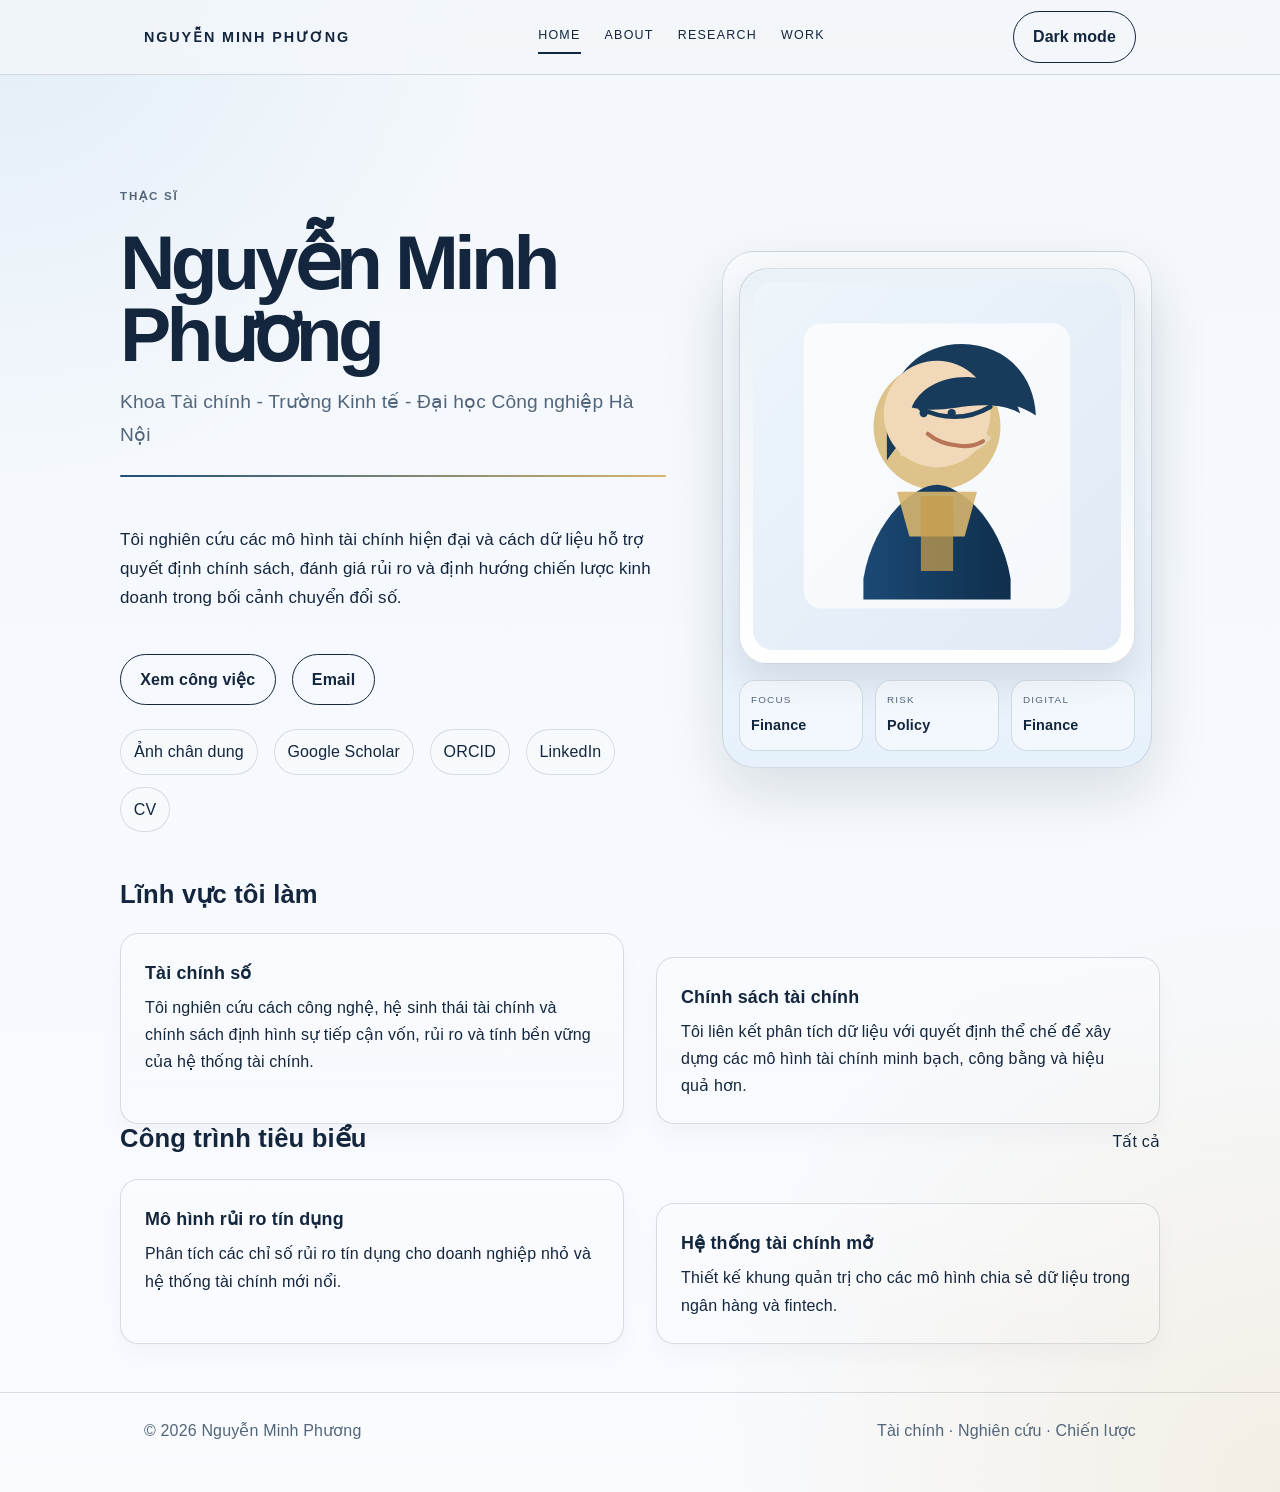
<file: index.html>
﻿<!doctype html>
<html lang="vi">
  <head>
    <meta charset="UTF-8" />
    <meta name="viewport" content="width=device-width, initial-scale=1.0" />
    <meta name="description" content="Nguyễn Minh Phương - nhà nghiên cứu tài chính và giảng viên chuyên sâu về tài chính số, rủi ro và chính sách tài chính." />
    <title>Nguyễn Minh Phương | Tài chính</title>
    <link rel="stylesheet" href="css/tokens.css" />
    <link rel="stylesheet" href="css/site.css" />
    <script src="js/theme.js" defer></script>
  </head>
  <body data-page="home">
    <header class="site-header">
      <div class="site-shell">
        <a href="index.html" class="brand">Nguyễn Minh Phương</a>
        <nav class="nav" aria-label="Main navigation">
          <a href="index.html" data-nav="home">Home</a>
          <a href="about.html" data-nav="about">About</a>
          <a href="research.html" data-nav="research">Research</a>
          <a href="work.html" data-nav="work">Work</a>
        </nav>
        <div class="site-actions">
          <button class="pill" type="button" data-theme-toggle aria-label="Toggle light and dark mode">Dark mode</button>
        </div>
      </div>
    </header>

    <main class="page site-shell">
      <section class="hero hero-modern">
        <div class="hero-copy">
          <p class="eyebrow">Thạc sĩ</p>
          <h1>Nguyễn Minh Phương</h1>
          <p class="subtitle">Khoa Tài chính - Trường Kinh tế - Đại học Công nghiệp Hà Nội</p>
          <div class="rule"></div>
          <p class="page-body">Tôi nghiên cứu các mô hình tài chính hiện đại và cách dữ liệu hỗ trợ quyết định chính sách, đánh giá rủi ro và định hướng chiến lược kinh doanh trong bối cảnh chuyển đổi số.</p>
          <div class="hero-actions">
            <a class="button" href="work.html">Xem công việc</a>
            <a class="button" href="mailto:phuongnm@haui.edu.vn">Email</a>
          </div>
          <div class="profile-links" aria-label="Profile links">
            <a href="https://photos.google.com/u/1/album/AF1QipN_4eotmhRJvUhZUYZOcglZc58E8mP1QZpQZBZW/photo/AF1QipNMbNra_SyS-Askkkm2E6qhi29CQE2igOrgJlQv" target="_blank" rel="noreferrer">Ảnh chân dung</a>
            <a href="https://scholar.google.com/?authuser=1" target="_blank" rel="noreferrer">Google Scholar</a>
            <a href="https://orcid.org/0000-0001-8721-6952" target="_blank" rel="noreferrer">ORCID</a>
            <a href="https://www.linkedin.com/in/phuong-nguyen-minh-88bb56b/" target="_blank" rel="noreferrer">LinkedIn</a>
            <a href="https://docs.google.com/document/d/1LMA-BpGxtZMdKSHTb_5QtYJPGdLtcJI6/edit" target="_blank" rel="noreferrer">CV</a>
          </div>
        </div>

        <div class="hero-visual">
          <div class="visual-card">
            <figure class="portrait-frame">
              <img src="images/portrait.svg" alt="Portrait of Nguyễn Minh Phương" />
            </figure>
            <div class="mini-panel">
              <div>
                <span class="mini-label">Focus</span>
                <strong>Finance</strong>
              </div>
              <div>
                <span class="mini-label">Risk</span>
                <strong>Policy</strong>
              </div>
              <div>
                <span class="mini-label">Digital</span>
                <strong>Finance</strong>
              </div>
            </div>
          </div>
        </div>
      </section>

      <section aria-labelledby="what-i-work-on">
        <div class="section-header">
          <h2 id="what-i-work-on">Lĩnh vực tôi làm</h2>
        </div>
        <div class="content-grid">
          <article class="card">
            <h3>Tài chính số</h3>
            <p>Tôi nghiên cứu cách công nghệ, hệ sinh thái tài chính và chính sách định hình sự tiếp cận vốn, rủi ro và tính bền vững của hệ thống tài chính.</p>
          </article>
          <article class="card">
            <h3>Chính sách tài chính</h3>
            <p>Tôi liên kết phân tích dữ liệu với quyết định thể chế để xây dựng các mô hình tài chính minh bạch, công bằng và hiệu quả hơn.</p>
          </article>
        </div>
      </section>

      <section aria-labelledby="selected-work">
        <div class="section-header">
          <h2 id="selected-work">Công trình tiêu biểu</h2>
          <a href="work.html">Tất cả</a>
        </div>
        <div class="content-grid">
          <article class="card">
            <h3>Mô hình rủi ro tín dụng</h3>
            <p>Phân tích các chỉ số rủi ro tín dụng cho doanh nghiệp nhỏ và hệ thống tài chính mới nổi.</p>
          </article>
          <article class="card">
            <h3>Hệ thống tài chính mở</h3>
            <p>Thiết kế khung quản trị cho các mô hình chia sẻ dữ liệu trong ngân hàng và fintech.</p>
          </article>
        </div>
      </section>
    </main>

    <footer class="site-footer">
      <div class="site-shell">
        <p>© 2026 Nguyễn Minh Phương</p>
        <p>Tài chính · Nghiên cứu · Chiến lược</p>
      </div>
    </footer>
  </body>
</html>
</file>
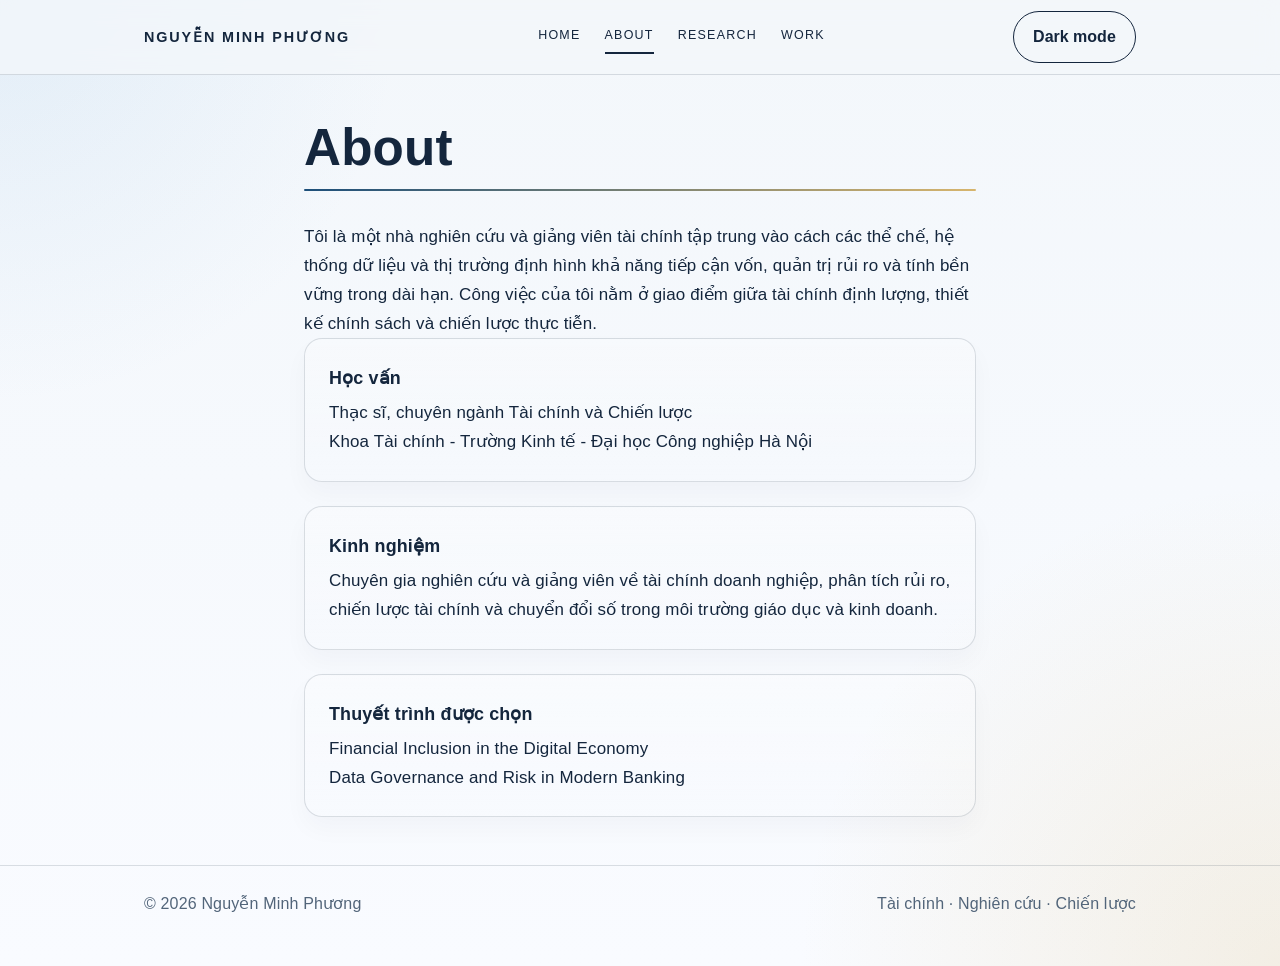
<file: about.html>
﻿<!doctype html>
<html lang="vi">
  <head>
    <meta charset="UTF-8" />
    <meta name="viewport" content="width=device-width, initial-scale=1.0" />
    <meta name="description" content="Giới thiệu về Nguyễn Minh Phương, nhà nghiên cứu tài chính và giảng viên chuyên về tài chính số, chính sách tài chính và phân tích rủi ro." />
    <title>About | Nguyễn Minh Phương</title>
    <link rel="stylesheet" href="css/tokens.css" />
    <link rel="stylesheet" href="css/site.css" />
    <script src="js/theme.js" defer></script>
  </head>
  <body data-page="about">
    <header class="site-header">
      <div class="site-shell">
        <a href="index.html" class="brand">Nguyễn Minh Phương</a>
        <nav class="nav" aria-label="Main navigation">
          <a href="index.html" data-nav="home">Home</a>
          <a href="about.html" data-nav="about">About</a>
          <a href="research.html" data-nav="research">Research</a>
          <a href="work.html" data-nav="work">Work</a>
        </nav>
        <div class="site-actions">
          <button class="pill" type="button" data-theme-toggle aria-label="Toggle light and dark mode">Dark mode</button>
        </div>
      </div>
    </header>

    <main class="page site-shell page-body">
      <h1>About</h1>
      <div class="rule"></div>
      <div class="bio">
        <p>Tôi là một nhà nghiên cứu và giảng viên tài chính tập trung vào cách các thể chế, hệ thống dữ liệu và thị trường định hình khả năng tiếp cận vốn, quản trị rủi ro và tính bền vững trong dài hạn. Công việc của tôi nằm ở giao điểm giữa tài chính định lượng, thiết kế chính sách và chiến lược thực tiễn.</p>
      </div>

      <section class="chapter">
        <h3>Học vấn</h3>
        <p>Thạc sĩ, chuyên ngành Tài chính và Chiến lược</p>
        <p>Khoa Tài chính - Trường Kinh tế - Đại học Công nghiệp Hà Nội</p>
      </section>

      <section class="chapter">
        <h3>Kinh nghiệm</h3>
        <p>Chuyên gia nghiên cứu và giảng viên về tài chính doanh nghiệp, phân tích rủi ro, chiến lược tài chính và chuyển đổi số trong môi trường giáo dục và kinh doanh.</p>
      </section>

      <section class="chapter">
        <h3>Thuyết trình được chọn</h3>
        <p>Financial Inclusion in the Digital Economy</p>
        <p>Data Governance and Risk in Modern Banking</p>
      </section>
    </main>

    <footer class="site-footer">
      <div class="site-shell">
        <p>© 2026 Nguyễn Minh Phương</p>
        <p>Tài chính · Nghiên cứu · Chiến lược</p>
      </div>
    </footer>
  </body>
</html>
</file>
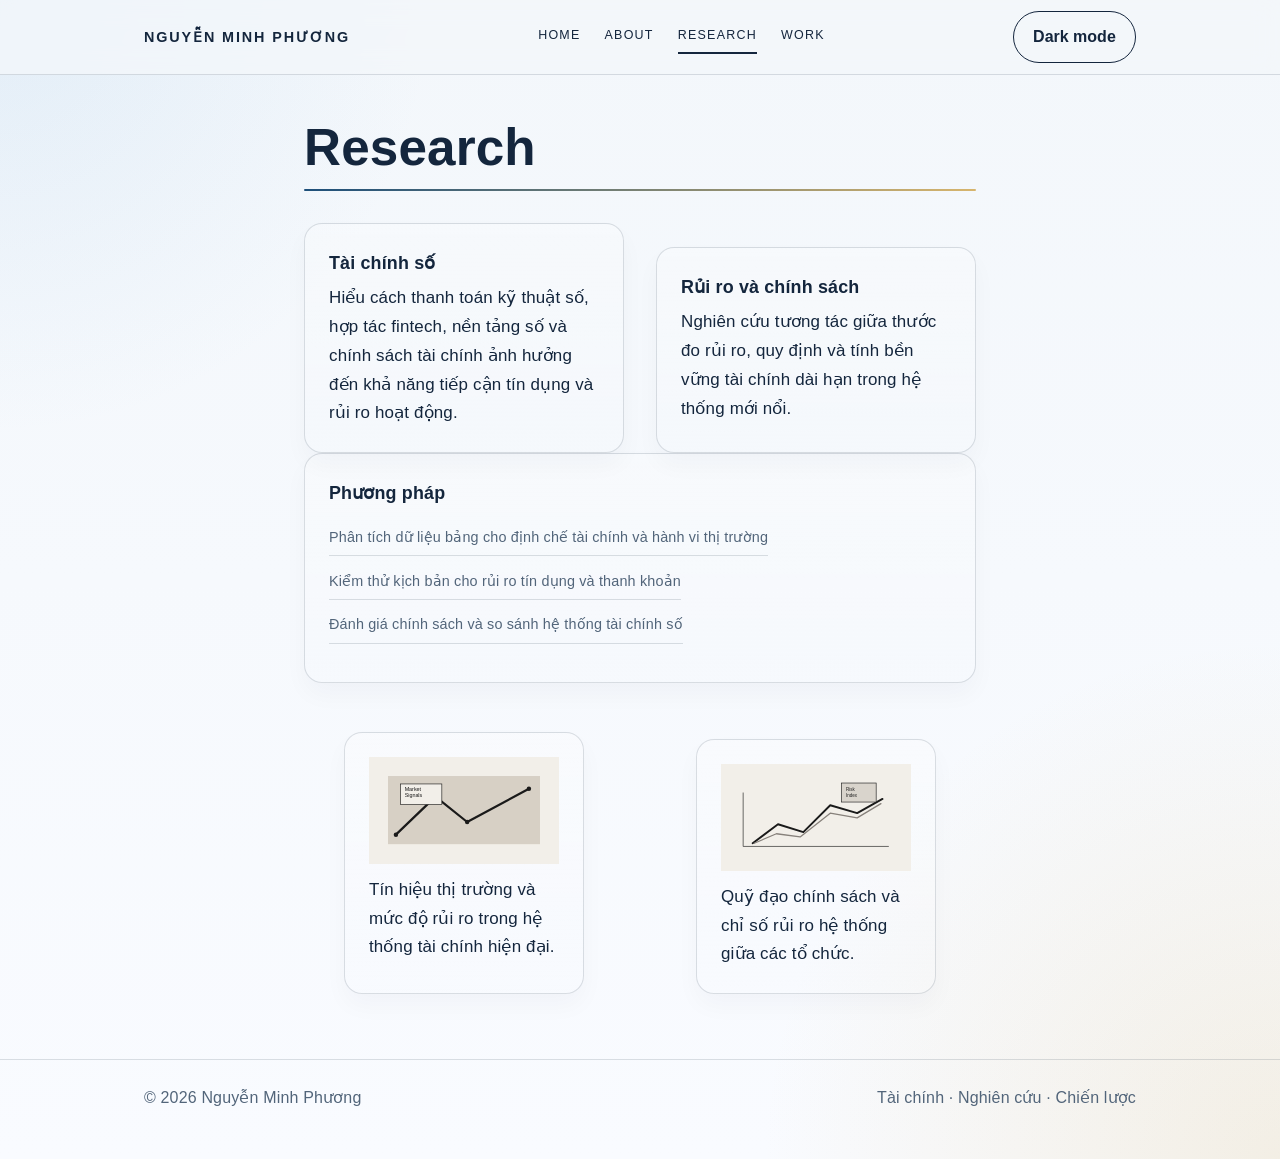
<file: research.html>
﻿<!doctype html>
<html lang="vi">
  <head>
    <meta charset="UTF-8" />
    <meta name="viewport" content="width=device-width, initial-scale=1.0" />
    <meta name="description" content="Nghiên cứu của Nguyễn Minh Phương về tài chính số, phân tích rủi ro, chính sách tài chính và đổi mới trong hệ thống tài chính hiện đại." />
    <title>Research | Nguyễn Minh Phương</title>
    <link rel="stylesheet" href="css/tokens.css" />
    <link rel="stylesheet" href="css/site.css" />
    <script src="js/theme.js" defer></script>
  </head>
  <body data-page="research">
    <header class="site-header">
      <div class="site-shell">
        <a href="index.html" class="brand">Nguyễn Minh Phương</a>
        <nav class="nav" aria-label="Main navigation">
          <a href="index.html" data-nav="home">Home</a>
          <a href="about.html" data-nav="about">About</a>
          <a href="research.html" data-nav="research">Research</a>
          <a href="work.html" data-nav="work">Work</a>
        </nav>
        <div class="site-actions">
          <button class="pill" type="button" data-theme-toggle aria-label="Toggle light and dark mode">Dark mode</button>
        </div>
      </div>
    </header>

    <main class="page site-shell page-body">
      <h1>Research</h1>
      <div class="rule"></div>
      <div class="content-grid">
        <article class="card">
          <h3>Tài chính số</h3>
          <p>Hiểu cách thanh toán kỹ thuật số, hợp tác fintech, nền tảng số và chính sách tài chính ảnh hưởng đến khả năng tiếp cận tín dụng và rủi ro hoạt động.</p>
        </article>
        <article class="card">
          <h3>Rủi ro và chính sách</h3>
          <p>Nghiên cứu tương tác giữa thước đo rủi ro, quy định và tính bền vững tài chính dài hạn trong hệ thống mới nổi.</p>
        </article>
      </div>

      <section class="chapter">
        <h3>Phương pháp</h3>
        <ul class="meta-list">
          <li>Phân tích dữ liệu bảng cho định chế tài chính và hành vi thị trường</li>
          <li>Kiểm thử kịch bản cho rủi ro tín dụng và thanh khoản</li>
          <li>Đánh giá chính sách và so sánh hệ thống tài chính số</li>
        </ul>
      </section>

      <div class="content-grid" style="margin-top: 2rem;">
        <figure class="card">
          <img src="images/figure-finance.svg" alt="Financial innovation research figure" />
          <p style="margin-top: 0.75rem;">Tín hiệu thị trường và mức độ rủi ro trong hệ thống tài chính hiện đại.</p>
        </figure>
        <figure class="card">
          <img src="images/figure-policy.svg" alt="Policy and risk analysis figure" />
          <p style="margin-top: 0.75rem;">Quỹ đạo chính sách và chỉ số rủi ro hệ thống giữa các tổ chức.</p>
        </figure>
      </div>
    </main>

    <footer class="site-footer">
      <div class="site-shell">
        <p>© 2026 Nguyễn Minh Phương</p>
        <p>Tài chính · Nghiên cứu · Chiến lược</p>
      </div>
    </footer>
  </body>
</html>
</file>
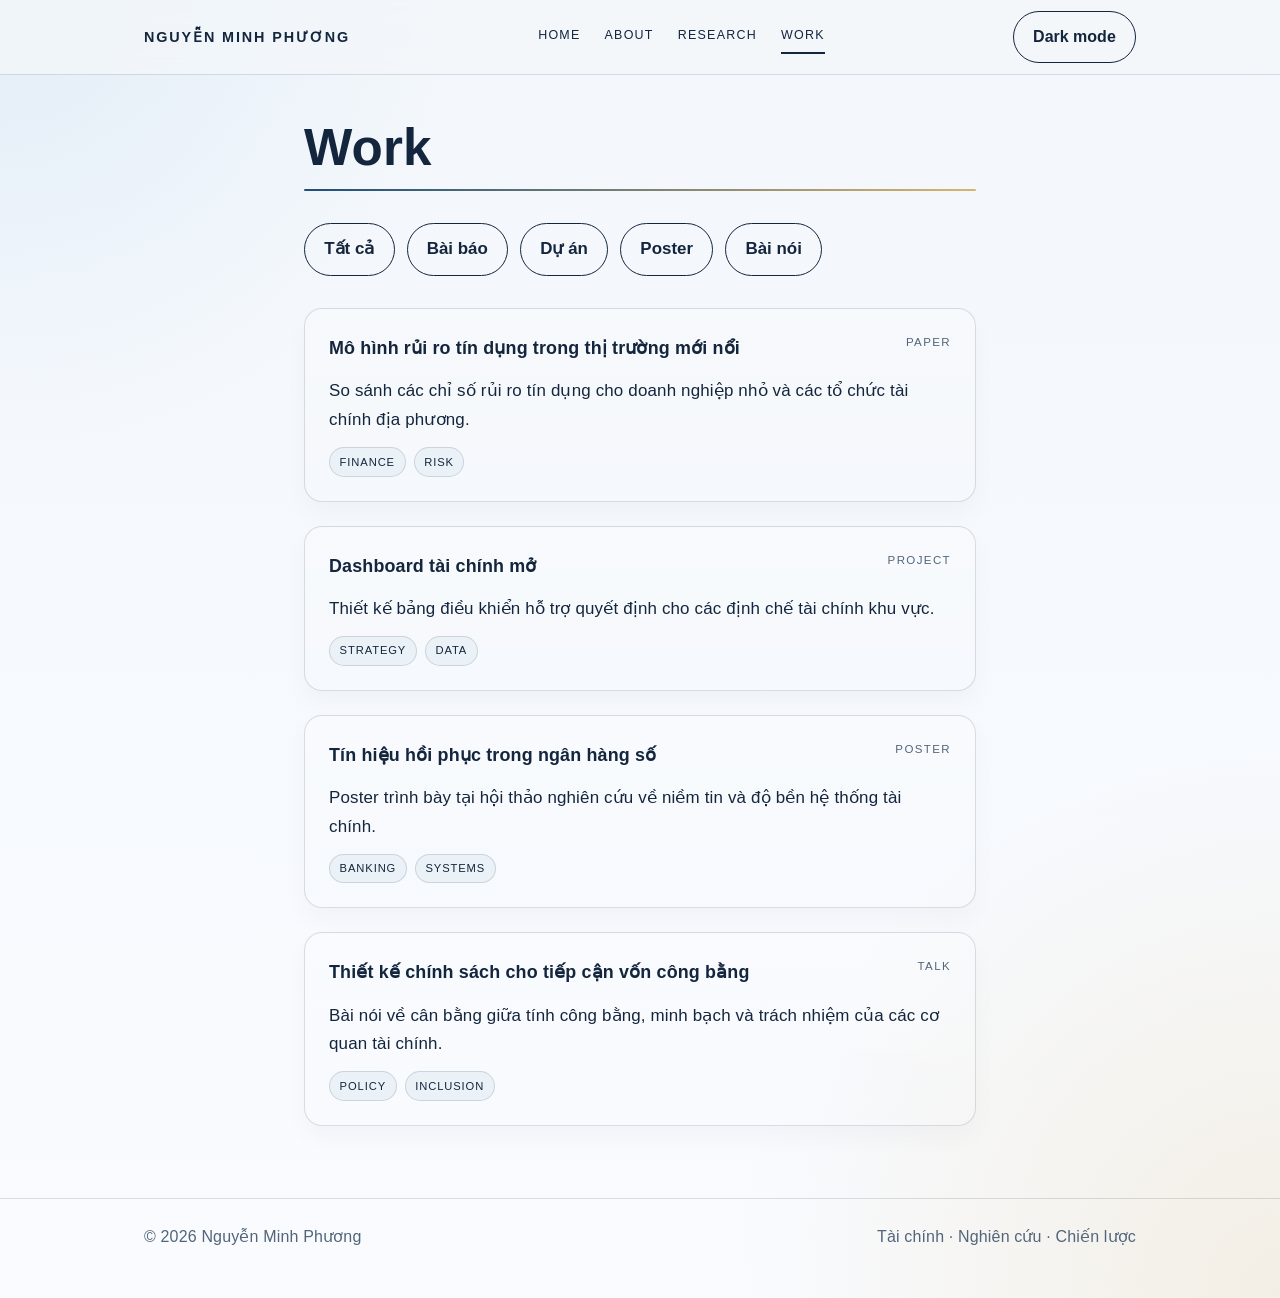
<file: work.html>
﻿<!doctype html>
<html lang="vi">
  <head>
    <meta charset="UTF-8" />
    <meta name="viewport" content="width=device-width, initial-scale=1.0" />
    <meta name="description" content="Các công trình của Nguyễn Minh Phương trong lĩnh vực tài chính, dự án, poster và bài giảng." />
    <title>Work | Nguyễn Minh Phương</title>
    <link rel="stylesheet" href="css/tokens.css" />
    <link rel="stylesheet" href="css/site.css" />
    <script src="js/theme.js" defer></script>
  </head>
  <body data-page="work">
    <header class="site-header">
      <div class="site-shell">
        <a href="index.html" class="brand">Nguyễn Minh Phương</a>
        <nav class="nav" aria-label="Main navigation">
          <a href="index.html" data-nav="home">Home</a>
          <a href="about.html" data-nav="about">About</a>
          <a href="research.html" data-nav="research">Research</a>
          <a href="work.html" data-nav="work">Work</a>
        </nav>
        <div class="site-actions">
          <button class="pill" type="button" data-theme-toggle aria-label="Toggle light and dark mode">Dark mode</button>
        </div>
      </div>
    </header>

    <main class="page site-shell page-body">
      <h1>Work</h1>
      <div class="rule"></div>
      <div class="filter-bar" aria-label="Filter work items">
        <button class="filter-button" type="button" data-filter="all" aria-pressed="true">Tất cả</button>
        <button class="filter-button" type="button" data-filter="paper" aria-pressed="false">Bài báo</button>
        <button class="filter-button" type="button" data-filter="project" aria-pressed="false">Dự án</button>
        <button class="filter-button" type="button" data-filter="poster" aria-pressed="false">Poster</button>
        <button class="filter-button" type="button" data-filter="talk" aria-pressed="false">Bài nói</button>
      </div>

      <article class="entry" data-type="paper">
        <div class="entry-head">
          <h3 class="entry-title">Mô hình rủi ro tín dụng trong thị trường mới nổi</h3>
          <span class="entry-type">Paper</span>
        </div>
        <p>So sánh các chỉ số rủi ro tín dụng cho doanh nghiệp nhỏ và các tổ chức tài chính địa phương.</p>
        <div class="tags"><span class="tag">Finance</span><span class="tag">Risk</span></div>
      </article>

      <article class="entry" data-type="project">
        <div class="entry-head">
          <h3 class="entry-title">Dashboard tài chính mở</h3>
          <span class="entry-type">Project</span>
        </div>
        <p>Thiết kế bảng điều khiển hỗ trợ quyết định cho các định chế tài chính khu vực.</p>
        <div class="tags"><span class="tag">Strategy</span><span class="tag">Data</span></div>
      </article>

      <article class="entry" data-type="poster">
        <div class="entry-head">
          <h3 class="entry-title">Tín hiệu hồi phục trong ngân hàng số</h3>
          <span class="entry-type">Poster</span>
        </div>
        <p>Poster trình bày tại hội thảo nghiên cứu về niềm tin và độ bền hệ thống tài chính.</p>
        <div class="tags"><span class="tag">Banking</span><span class="tag">Systems</span></div>
      </article>

      <article class="entry" data-type="talk">
        <div class="entry-head">
          <h3 class="entry-title">Thiết kế chính sách cho tiếp cận vốn công bằng</h3>
          <span class="entry-type">Talk</span>
        </div>
        <p>Bài nói về cân bằng giữa tính công bằng, minh bạch và trách nhiệm của các cơ quan tài chính.</p>
        <div class="tags"><span class="tag">Policy</span><span class="tag">Inclusion</span></div>
      </article>
    </main>

    <footer class="site-footer">
      <div class="site-shell">
        <p>© 2026 Nguyễn Minh Phương</p>
        <p>Tài chính · Nghiên cứu · Chiến lược</p>
      </div>
    </footer>
  </body>
</html>
</file>
<file: css/tokens.css>
:root {
  --paper: #f3f7fb;
  --paper-strong: #eaf1f7;
  --ink: #14263d;
  --muted: #52657a;
  --line: rgba(20, 38, 61, 0.14);
  --accent: #1d4f7a;
  --accent-strong: #102f4d;
  --accent-soft: #dfeefb;
  --highlight: #d7b56d;
  --shadow: rgba(18, 36, 55, 0.12);
  --max-width: 1040px;
  --font-display: "Segoe UI", "Tahoma", "Arial", sans-serif;
  --font-text: "Segoe UI", "Tahoma", "Arial", sans-serif;
  --font-mono: "Consolas", "Courier New", monospace;
  --h1-size: clamp(2.6rem, 4vw, 4.4rem);
  --h2-size: clamp(1.6rem, 2vw, 2.3rem);
  --h3-size: clamp(1.1rem, 1.4vw, 1.4rem);
  --space-1: 0.5rem;
  --space-2: 1rem;
  --space-3: 1.5rem;
  --space-4: 2rem;
  --space-5: 3rem;
  --space-6: 4rem;
}

html[data-pack="serif"] {
  --font-display: "Georgia", "Times New Roman", serif;
  --font-text: "Segoe UI", "Tahoma", "Arial", sans-serif;
  --font-mono: "Consolas", "Courier New", monospace;
}

body.dark {
  --paper: #101a26;
  --paper-strong: #152437;
  --ink: #edf3fb;
  --muted: #b7c5d6;
  --line: rgba(237, 243, 251, 0.14);
  --accent: #9ec7ef;
  --accent-strong: #cfe6ff;
  --accent-soft: rgba(158, 199, 239, 0.12);
  --highlight: #eccb86;
  --shadow: rgba(0, 0, 0, 0.25);
}
</file>
<file: css/site.css>
:root {
   color-scheme: light;
 }

 body.dark {
   color-scheme: dark;
 }

 * {
   box-sizing: border-box;
 }

 html {
   scroll-behavior: smooth;
 }

body {
  margin: 0;
  font-family: "Segoe UI", "Tahoma", "Arial", sans-serif;
   background:
     radial-gradient(circle at top left, rgba(160, 199, 232, 0.2), transparent 25%),
     radial-gradient(circle at bottom right, rgba(215, 181, 109, 0.18), transparent 30%),
     linear-gradient(180deg, var(--paper) 0%, #f9fbff 100%);
  color: var(--ink);
   line-height: 1.7;
  font-feature-settings: "kern" 1;
  text-rendering: optimizeLegibility;
   letter-spacing: 0.01em;
}

 img {
   max-width: 100%;
   display: block;
 }

 a {
   color: inherit;
   text-decoration: none;
 }

 a:hover,
 a:focus-visible {
   text-decoration: underline;
 }

 button {
   font: inherit;
 }

 html,
 body {
  font-family: "Segoe UI", "Tahoma", "Arial", sans-serif;
}

 .site-shell {
   max-width: var(--max-width);
   margin: 0 auto;
   padding: 0 var(--space-3);
 }

 .site-header {
   position: sticky;
   top: 0;
   z-index: 20;
   backdrop-filter: blur(12px);
   background: rgba(243, 247, 251, 0.8);
   border-bottom: 1px solid var(--line);
 }

 body.dark .site-header {
   background: rgba(16, 26, 38, 0.82);
 }

.site-header .site-shell {
   display: flex;
   align-items: center;
   justify-content: space-between;
   gap: var(--space-2);
   min-height: 74px;
}

.brand {
   font-family: var(--font-display);
   font-size: 0.9rem;
   letter-spacing: 0.13em;
   text-transform: uppercase;
   font-weight: 700;
}

 .nav {
   display: flex;
   align-items: center;
   gap: var(--space-3);
   flex-wrap: wrap;
 }

.nav a {
   font-size: 0.78rem;
   text-transform: uppercase;
   letter-spacing: 0.1em;
   padding: 0.35rem 0;
   border-bottom: 2px solid transparent;
   transition: border-color 0.2s ease;
}

 .nav a.current,
 .nav a:hover,
 .nav a:focus-visible {
   border-color: var(--ink);
 }

 .site-actions {
   display: flex;
   align-items: center;
   gap: var(--space-2);
 }

 .pill,
 .button,
 .filter-button {
   display: inline-flex;
   align-items: center;
   justify-content: center;
   border: 1px solid var(--ink);
   background: transparent;
   color: var(--ink);
   padding: 0.7rem 1.2rem;
   min-height: 42px;
   cursor: pointer;
   transition: background 0.22s ease, color 0.22s ease, transform 0.22s ease, box-shadow 0.22s ease;
   border-radius: 999px;
   font-weight: 600;
}

 .pill:hover,
 .button:hover,
 .filter-button:hover,
 .pill:focus-visible,
 .button:focus-visible,
 .filter-button:focus-visible {
   background: linear-gradient(135deg, var(--accent) 0%, var(--accent-strong) 100%);
   color: #ffffff;
   border-color: var(--accent);
   box-shadow: 0 10px 24px rgba(29, 79, 122, 0.18);
   text-decoration: none;
   transform: translateY(-1px);
}

 .page {
   padding: var(--space-5) 0;
 }

.hero {
   display: grid;
   grid-template-columns: minmax(0, 1.1fr) minmax(0, 0.9fr);
   gap: var(--space-5);
   align-items: center;
   padding: var(--space-4) 0 var(--space-5);
 }

 .hero-modern {
   padding-top: calc(var(--space-5) + 1rem);
 }

 .hero-copy {
   display: flex;
   flex-direction: column;
   align-items: flex-start;
   justify-content: center;
 }

 .hero-visual {
   display: flex;
   justify-content: center;
 }

 .visual-card {
   position: relative;
   width: min(100%, 430px);
   padding: 1rem;
   border: 1px solid var(--line);
   border-radius: 32px;
   background: linear-gradient(180deg, rgba(255,255,255,0.28), rgba(223,238,251,0.7));
   box-shadow: 0 26px 60px rgba(20, 38, 61, 0.12);
 }

 .portrait-frame {
   margin: 0;
   border: 1px solid var(--line);
   padding: 0.8rem;
   background: linear-gradient(180deg, var(--paper-strong) 0%, #ffffff 100%);
   border-radius: 28px;
   box-shadow: 0 18px 38px var(--shadow);
}

 .portrait-frame img {
   aspect-ratio: 1 / 1;
   object-fit: cover;
   border-radius: 20px;
 }

 .mini-panel {
   display: grid;
   grid-template-columns: repeat(3, minmax(0, 1fr));
   gap: 0.75rem;
   margin-top: 1rem;
 }

 .mini-panel > div {
   border: 1px solid var(--line);
   border-radius: 16px;
   background: rgba(255,255,255,0.45);
   padding: 0.8rem 0.7rem;
 }

 .mini-label {
   display: block;
   font-size: 0.62rem;
   line-height: 1.2;
   letter-spacing: 0.12em;
   text-transform: uppercase;
   color: var(--muted);
   margin-bottom: 0.3rem;
 }

 .mini-panel strong {
   font-size: 0.9rem;
   font-weight: 700;
 }

 .hero h1,
 .page-title,
 .entry-title,
 .section-label {
   margin: 0;
   font-family: var(--font-display);
 }

 .hero h1 {
   font-size: clamp(3rem, 6vw, 5.4rem);
   line-height: 0.94;
   letter-spacing: -0.06em;
   margin-top: 0.2rem;
 }

.eyebrow {
   margin: 0 0 var(--space-2);
   text-transform: uppercase;
   letter-spacing: 0.16em;
   font-size: 0.72rem;
   color: var(--muted);
   font-weight: 700;
 }

 .subtitle {
   margin: var(--space-2) 0 0;
   font-size: 1.2rem;
   color: var(--muted);
   max-width: 42rem;
}

 .rule {
   height: 2px;
   background: linear-gradient(90deg, var(--accent) 0%, var(--highlight) 100%);
   margin: var(--space-3) 0 var(--space-4);
   width: 100%;
   border-radius: 999px;
}

 .page-body {
   max-width: 42rem;
   font-size: 1.06rem;
}

 .hero-actions,
 .profile-links,
 .work-links,
 .meta-list,
 .contact-list {
   display: flex;
   flex-wrap: wrap;
   gap: 0.8rem 1rem;
   margin-top: var(--space-3);
 }

 .profile-links a,
 .contact-list a,
 .work-links a {
   border: 1px solid var(--line);
   padding: 0.5rem 0.8rem;
   border-radius: 999px;
   background: rgba(255, 255, 255, 0.2);
   transition: border-color 0.2s ease, background 0.2s ease;
 }

 .profile-links a:hover,
 .contact-list a:hover,
 .work-links a:hover,
 .profile-links a:focus-visible,
 .contact-list a:focus-visible,
 .work-links a:focus-visible {
   border-color: var(--accent);
   background: var(--accent-soft);
   text-decoration: none;
}

.section-header {
   display: flex;
   align-items: baseline;
   justify-content: space-between;
   gap: var(--space-3);
   margin-bottom: var(--space-3);
 }

 .section-header h2,
 .section-header h3,
 .page-title {
   font-size: var(--h2-size);
   line-height: 1.1;
   margin: 0;
   font-family: var(--font-display);
 }

 .content-grid {
   display: grid;
   grid-template-columns: repeat(2, minmax(0, 1fr));
   gap: var(--space-4);
}

 .card,
 .chapter,
 .entry {
   border: 1px solid var(--line);
   background: linear-gradient(180deg, rgba(255, 255, 255, 0.26) 0%, rgba(255, 255, 255, 0.04) 100%);
   padding: var(--space-3);
   border-radius: 18px;
   box-shadow: 0 12px 24px rgba(17, 35, 52, 0.03);
 }

 .card h3,
 .chapter h3,
 .entry h3 {
   margin: 0 0 0.35rem;
   font-size: var(--h3-size);
   font-family: var(--font-display);
 }

 .card p,
 .chapter p,
 .entry p,
 .page-body p,
 .bio p,
 .list {
   margin: 0;
   color: var(--ink);
 }

 .meta-list {
   margin-top: var(--space-2);
   color: var(--muted);
   font-size: 0.9rem;
   list-style: none;
   padding-left: 0;
 }

 .meta-list li {
   border-bottom: 1px solid var(--line);
   padding-bottom: 0.35rem;
 }

 .page-body h1 {
   font-family: var(--font-display);
   font-size: var(--h1-size);
   line-height: 0.98;
   margin: 0 0 var(--space-2);
 }

 .page-body .rule {
   margin-top: var(--space-2);
 }

 .chapter + .chapter,
 .entry + .entry,
 .card + .card {
   margin-top: var(--space-3);
 }

 .filter-bar {
   display: flex;
   flex-wrap: wrap;
   gap: 0.75rem;
   margin: var(--space-3) 0 var(--space-4);
 }

 .entry {
   margin-bottom: var(--space-3);
 }

 .entry.is-hidden {
   display: none;
 }

.entry .entry-head {
   display: flex;
   justify-content: space-between;
   align-items: start;
   gap: var(--space-3);
   margin-bottom: 0.5rem;
 }

 .entry-type {
   font-size: 0.72rem;
   letter-spacing: 0.12em;
   text-transform: uppercase;
   color: var(--muted);
 }

 .entry p + p {
   margin-top: 0.5rem;
}

 .tags {
   display: flex;
   flex-wrap: wrap;
   gap: 0.5rem;
   margin-top: 0.75rem;
 }

.tag {
   padding: 0.28rem 0.6rem;
   border: 1px solid var(--line);
   background: var(--paper-strong);
   border-radius: 999px;
   font-size: 0.7rem;
   letter-spacing: 0.08em;
   text-transform: uppercase;
 }

 .site-footer {
   border-top: 1px solid var(--line);
   padding: 1.5rem 0 3rem;
 }

 .site-footer .site-shell {
   display: flex;
   justify-content: space-between;
   align-items: center;
   gap: var(--space-2);
   flex-wrap: wrap;
}

 .site-footer p {
   margin: 0;
   color: var(--muted);
 }

@media (max-width: 760px) {
   .hero {
     grid-template-columns: 1fr;
     gap: 2rem;
   }

   .hero-modern {
     padding-top: var(--space-4);
   }

   .visual-card {
     width: 100%;
   }

   .mini-panel {
     grid-template-columns: repeat(3, minmax(0, 1fr));
   }

   .content-grid {
     grid-template-columns: 1fr;
   }

   .site-header .site-shell,
   .site-footer .site-shell,
   .section-header {
     flex-direction: column;
     align-items: flex-start;
   }

   .nav {
     gap: 0.5rem 1rem;
   }
}
</file>
